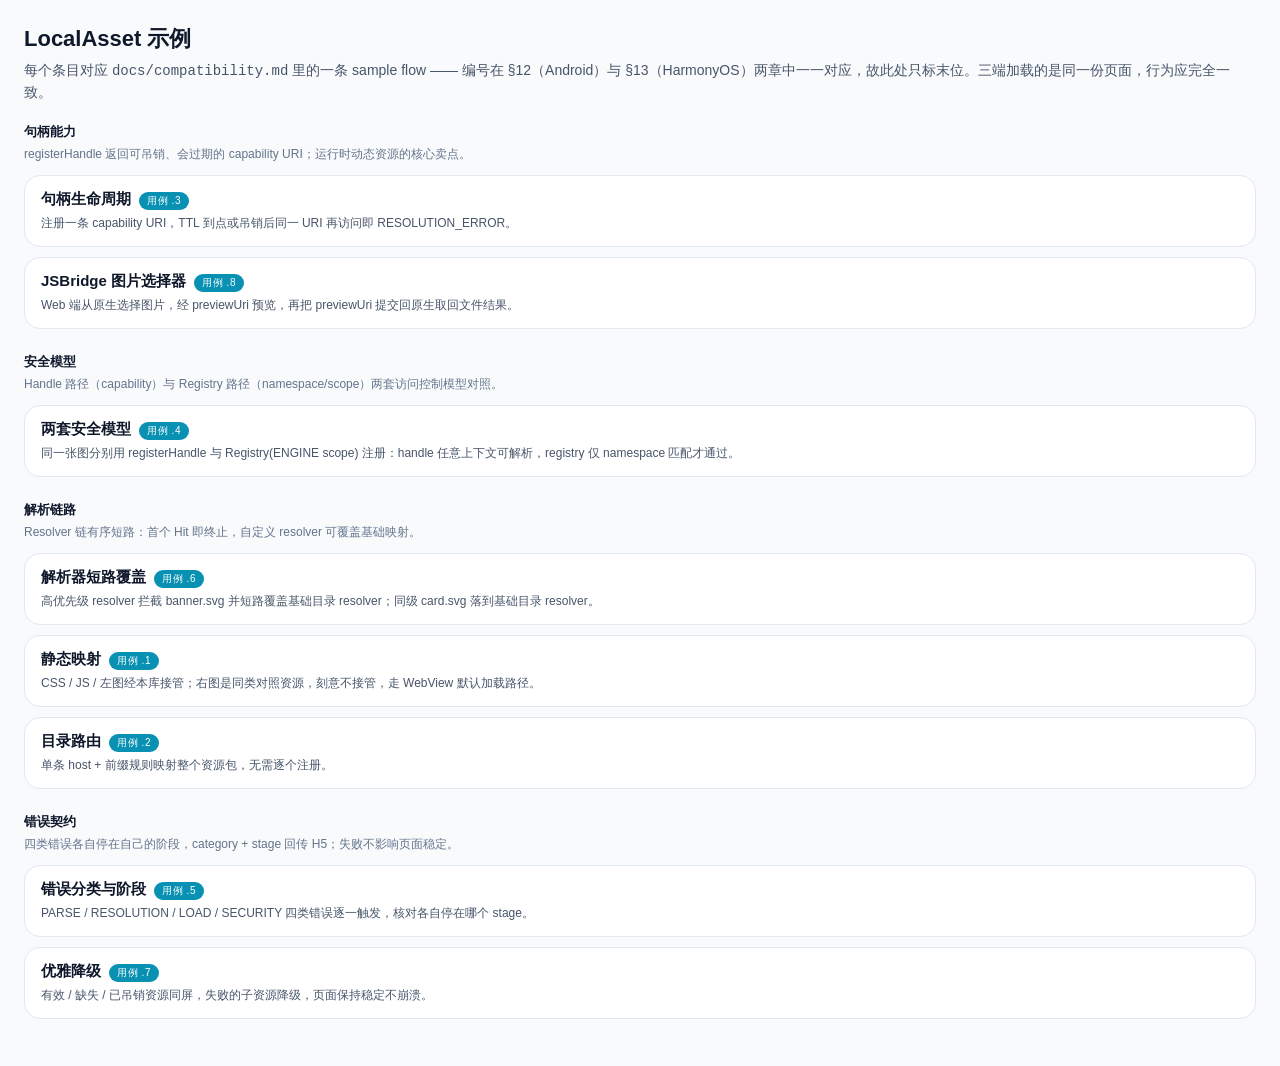
<file: shared/demo/pages/index.html>
<!doctype html>
<html lang="zh">
<head>
  <meta charset="utf-8">
  <meta name="viewport" content="width=device-width, initial-scale=1">
  <title>LocalAsset 示例</title>
  <!--
    首页刻意**不引用任何 local-asset:// 资源**，全部样式内联。

    其余 8 个页面里的 CSS（static/styles.css、pkg/home.css、base/layout.css）本身就是
    被演示的负载 —— 它们要经引擎拦截才加载得到。首页是进入演示的入口，若它也依赖
    引擎，一旦引擎配置出问题，用户看到的就是一片白屏而非一个能用的列表，连"哪个场景
    坏了"都无从点起。这条依赖必须保持为零。
  -->
  <style>
    /*
      与 _ui.css 等价的页面级横滑守卫，此处刻意重复。

      本页不引用任何外部资源（理由见上方 head 注释：引擎配置出问题时它仍须
      是一个可用的入口列表），因此不能 <link> _ui.css。改动其中一处时请同步
      另一处。
    */
    *, *::before, *::after { box-sizing: border-box; }
    html, body { max-width: 100%; overflow-x: hidden; }
    body { overflow-wrap: anywhere; }
    img { max-width: 100%; }

    body { margin: 0; font-family: sans-serif; background: #f8fafc; color: #0f172a; }
    .page { padding: 24px; }
    h1 { font-size: 22px; margin: 0 0 6px; }
    .lede { margin: 0 0 20px; color: #475569; line-height: 1.5; font-size: 14px; }
    .group { margin-bottom: 24px; }
    .group-title { font-size: 13px; font-weight: 600; color: #0f172a; margin: 0 0 4px; }
    .group-summary { font-size: 12px; color: #64748b; line-height: 1.5; margin: 0 0 12px; }
    .card {
      display: block; text-decoration: none; color: inherit;
      background: white; border: 1px solid #e2e8f0; border-radius: 16px;
      padding: 14px 16px; margin-bottom: 10px;
    }
    .card:active { background: #f1f5f9; }
    .card-head { display: flex; align-items: baseline; gap: 8px; margin-bottom: 4px; }
    .card-title { font-size: 15px; font-weight: 600; }
    .spec { font-size: 10px; letter-spacing: 0.06em; color: white; background: #0891b2; border-radius: 999px; padding: 2px 8px; }
    .card-summary { font-size: 12px; color: #475569; line-height: 1.5; margin: 0; }
  </style>
</head>
<body>
  <div class="page">
    <h1>LocalAsset 示例</h1>
    <p class="lede">每个条目对应 <code>docs/compatibility.md</code> 里的一条 sample flow —— 编号在 §12（Android）与 §13（HarmonyOS）两章中一一对应，故此处只标末位。三端加载的是同一份页面，行为应完全一致。</p>

    <div class="group">
      <p class="group-title">句柄能力</p>
      <p class="group-summary">registerHandle 返回可吊销、会过期的 capability URI；运行时动态资源的核心卖点。</p>
      <a class="card" href="handle-lifecycle.html">
        <span class="card-head"><span class="card-title">句柄生命周期</span><span class="spec">用例 .3</span></span>
        <p class="card-summary">注册一条 capability URI，TTL 到点或吊销后同一 URI 再访问即 RESOLUTION_ERROR。</p>
      </a>
      <a class="card" href="jsbridge-image-picker.html">
        <span class="card-head"><span class="card-title">JSBridge 图片选择器</span><span class="spec">用例 .8</span></span>
        <p class="card-summary">Web 端从原生选择图片，经 previewUri 预览，再把 previewUri 提交回原生取回文件结果。</p>
      </a>
    </div>

    <div class="group">
      <p class="group-title">安全模型</p>
      <p class="group-summary">Handle 路径（capability）与 Registry 路径（namespace/scope）两套访问控制模型对照。</p>
      <a class="card" href="security-models.html">
        <span class="card-head"><span class="card-title">两套安全模型</span><span class="spec">用例 .4</span></span>
        <p class="card-summary">同一张图分别用 registerHandle 与 Registry(ENGINE scope) 注册：handle 任意上下文可解析，registry 仅 namespace 匹配才通过。</p>
      </a>
    </div>

    <div class="group">
      <p class="group-title">解析链路</p>
      <p class="group-summary">Resolver 链有序短路：首个 Hit 即终止，自定义 resolver 可覆盖基础映射。</p>
      <a class="card" href="resolver-chain.html">
        <span class="card-head"><span class="card-title">解析器短路覆盖</span><span class="spec">用例 .6</span></span>
        <p class="card-summary">高优先级 resolver 拦截 banner.svg 并短路覆盖基础目录 resolver；同级 card.svg 落到基础目录 resolver。</p>
      </a>
      <a class="card" href="static-mapping.html">
        <span class="card-head"><span class="card-title">静态映射</span><span class="spec">用例 .1</span></span>
        <p class="card-summary">CSS / JS / 左图经本库接管；右图是同类对照资源，刻意不接管，走 WebView 默认加载路径。</p>
      </a>
      <a class="card" href="directory-routing.html">
        <span class="card-head"><span class="card-title">目录路由</span><span class="spec">用例 .2</span></span>
        <p class="card-summary">单条 host + 前缀规则映射整个资源包，无需逐个注册。</p>
      </a>
    </div>

    <div class="group">
      <p class="group-title">错误契约</p>
      <p class="group-summary">四类错误各自停在自己的阶段，category + stage 回传 H5；失败不影响页面稳定。</p>
      <a class="card" href="error-categories.html">
        <span class="card-head"><span class="card-title">错误分类与阶段</span><span class="spec">用例 .5</span></span>
        <p class="card-summary">PARSE / RESOLUTION / LOAD / SECURITY 四类错误逐一触发，核对各自停在哪个 stage。</p>
      </a>
      <a class="card" href="graceful-degradation.html">
        <span class="card-head"><span class="card-title">优雅降级</span><span class="spec">用例 .7</span></span>
        <p class="card-summary">有效 / 缺失 / 已吊销资源同屏，失败的子资源降级，页面保持稳定不崩溃。</p>
      </a>
    </div>
  </div>
</body>
</html>
</file>
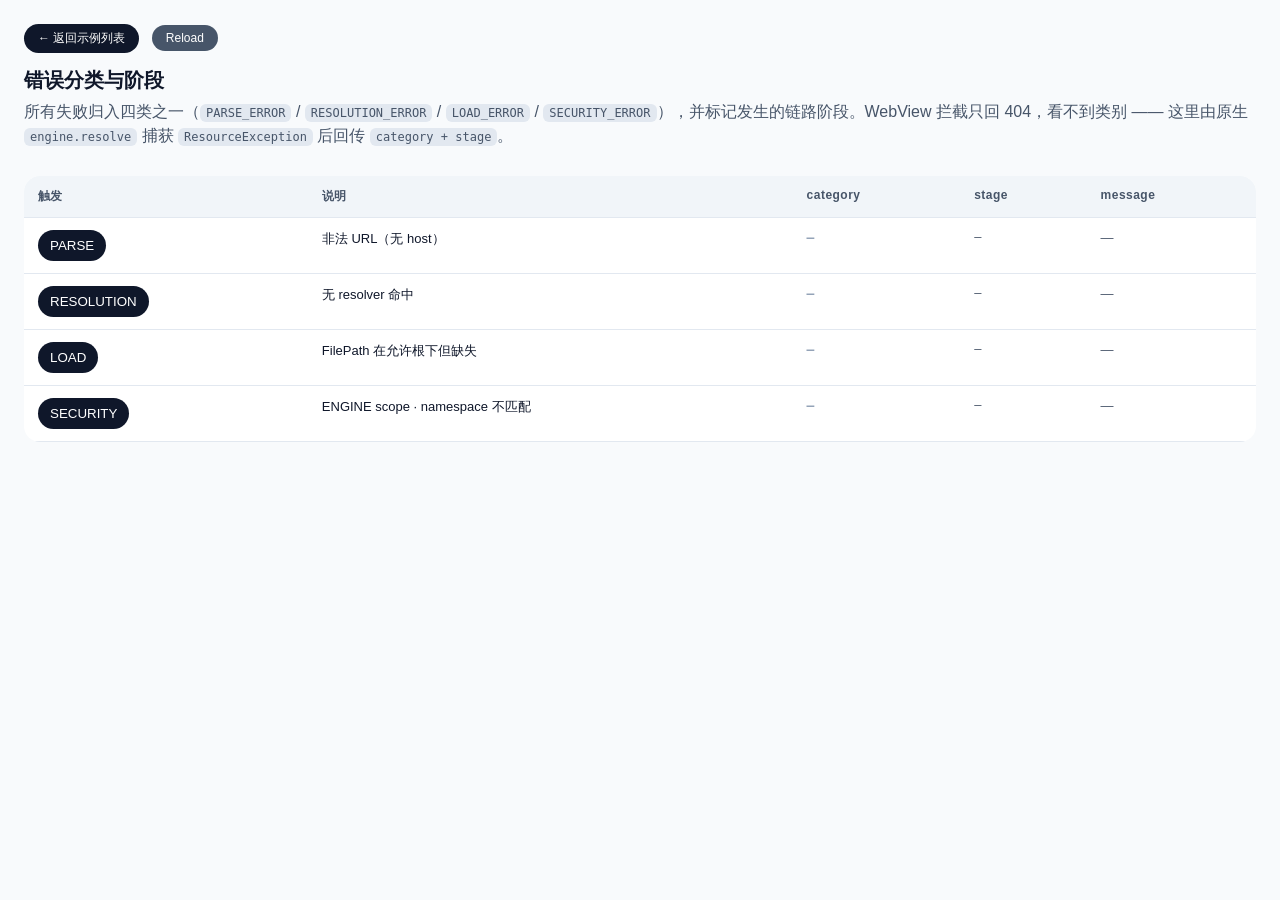
<file: shared/demo/pages/error-categories.html>
<!doctype html>
<html lang="zh">
<head>
  <meta charset="utf-8">
  <meta name="viewport" content="width=device-width, initial-scale=1">
  <title>错误分类</title>
  <link rel="stylesheet" href="_ui.css">
  <style>
    body { margin: 0; font-family: sans-serif; background: #f8fafc; color: #0f172a; }
    .page { padding: 24px; }
    h1 { font-size: 20px; margin: 0 0 6px; }
    .lede { margin: 0 0 16px; color: #475569; line-height: 1.5; }
    code { background: #e2e8f0; padding: 2px 6px; border-radius: 6px; font-size: 12px; word-break: break-all; }
    table { width: 100%; border-collapse: collapse; margin-top: 12px; background: white; border-radius: 16px; overflow: hidden; }
    th, td { padding: 12px 14px; text-align: left; font-size: 13px; border-bottom: 1px solid #e2e8f0; vertical-align: top; }
    th { background: #f1f5f9; font-size: 12px; letter-spacing: 0.04em; color: #475569; }
    td.cat { font-family: ui-monospace, monospace; font-weight: 600; white-space: nowrap; }
    .PARSE_ERROR { color: #db2777; }
    .RESOLUTION_ERROR { color: #2563eb; }
    .LOAD_ERROR { color: #d97706; }
    .SECURITY_ERROR { color: #dc2626; }
    button { padding: 8px 12px; border: none; border-radius: 999px; background: #0f172a; color: white; }
    .stage { font-family: ui-monospace, monospace; font-size: 12px; color: #475569; white-space: nowrap; }
    .msg { color: #475569; }
    .pending { color: #94a3b8; }

    /*
      本页是「元素内横滚」的唯一例外。五列表格硬折行会毁掉 category 与 stage
      的横向对照可读性 —— 而这正是本页要演示的东西。页面自身仍由 _ui.css
      的 overflow-x: hidden 守住，不动。

      min-width 必需：只给 overflow-x: auto 而不给最小宽度，表格会被压到
      容器 100% 宽后逐字折行，容器永远不产生滚动条，包了等于没包。
    */
    .scroll-x { overflow-x: auto; -webkit-overflow-scrolling: touch; }
    .scroll-x table { min-width: 560px; }
  </style>
</head>
<body>
  <div class="page">
    <a href="index.html" onclick="return goBack(event)" style="display:inline-block;margin-bottom:14px;padding:6px 14px;border-radius:999px;background:#0f172a;color:#fff;text-decoration:none;font-size:12px;font-family:sans-serif;">&#8592; 返回示例列表</a>
    <button type="button" onclick="location.reload()" style="margin-left:8px;padding:6px 14px;border-radius:999px;border:none;background:#475569;color:#fff;font-size:12px;font-family:sans-serif;">Reload</button>
    <h1>错误分类与阶段</h1>
    <p class="lede">所有失败归入四类之一（<code>PARSE_ERROR</code> / <code>RESOLUTION_ERROR</code> / <code>LOAD_ERROR</code> / <code>SECURITY_ERROR</code>），并标记发生的链路阶段。WebView 拦截只回 404，看不到类别 —— 这里由原生 <code>engine.resolve</code> 捕获 <code>ResourceException</code> 后回传 <code>category + stage</code>。</p>

    <div class="scroll-x">
      <table>
        <thead>
          <tr><th>触发</th><th>说明</th><th>category</th><th>stage</th><th>message</th></tr>
        </thead>
        <tbody>
          <tr>
            <td><button data-kind="parse">PARSE</button></td>
            <td>非法 URL（无 host）</td>
            <td class="cat pending" id="cat-parse">—</td>
            <td class="stage" id="stage-parse">—</td>
            <td class="msg" id="msg-parse">—</td>
          </tr>
          <tr>
            <td><button data-kind="resolution">RESOLUTION</button></td>
            <td>无 resolver 命中</td>
            <td class="cat pending" id="cat-resolution">—</td>
            <td class="stage" id="stage-resolution">—</td>
            <td class="msg" id="msg-resolution">—</td>
          </tr>
          <tr>
            <td><button data-kind="load">LOAD</button></td>
            <td>FilePath 在允许根下但缺失</td>
            <td class="cat pending" id="cat-load">—</td>
            <td class="stage" id="stage-load">—</td>
            <td class="msg" id="msg-load">—</td>
          </tr>
          <tr>
            <td><button data-kind="security">SECURITY</button></td>
            <td>ENGINE scope · namespace 不匹配</td>
            <td class="cat pending" id="cat-security">—</td>
            <td class="stage" id="stage-security">—</td>
            <td class="msg" id="msg-security">—</td>
          </tr>
        </tbody>
      </table>
    </div>
  </div>

  <script>
    // 返回链接与系统返回键走同一条路径。
    //
    // 若用默认的 <a href="index.html"> 跳转，会**新增**一条历史记录而不是后退，
    // 于是"首页 → 详情 → 点链接回首页 → 按系统返回"又回到详情页。改用
    // history.back() 后历史栈不再增长，两种返回方式行为一致。
    //
    // 兜底分支应对直接深链进入、历史里没有上一条的情况；此时 href 的默认跳转生效。
    function goBack(event) {
      if (history.length > 1) {
        event.preventDefault();
        history.back();
        return false;
      }
      return true;
    }
  </script>

  <script>
    window.LocalAssetSampleNative = {
      onResult(payload) {
        const kind = payload.kind;
        const r = payload.result;
        const cat = document.getElementById(`cat-${kind}`);
        const stage = document.getElementById(`stage-${kind}`);
        const msg = document.getElementById(`msg-${kind}`);
        cat.textContent = r.category;
        cat.className = `cat ${r.category}`;
        stage.textContent = r.stage ?? "—";
        msg.textContent = r.message ?? "—";
      },
    };

    document.querySelectorAll("button[data-kind]").forEach((btn) => {
      btn.addEventListener("click", () => {
        NativeSampleBridge.trigger(btn.dataset.kind);
      });
    });
  </script>
</body>
</html>
</file>
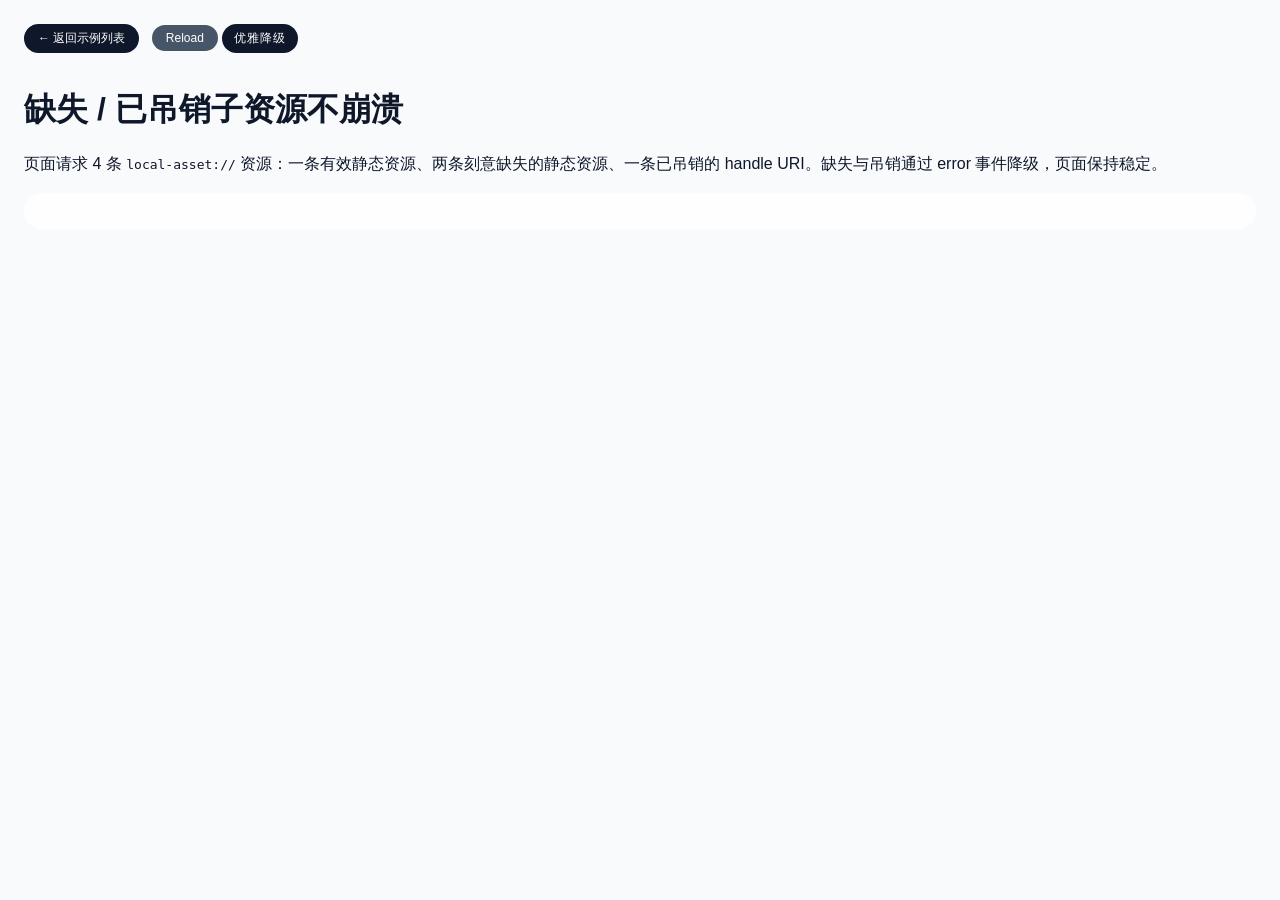
<file: shared/demo/pages/graceful-degradation.html>
<!doctype html>
<html lang="zh">
<head>
  <meta charset="utf-8">
  <meta name="viewport" content="width=device-width, initial-scale=1">
  <title>优雅降级</title>
  <link rel="stylesheet" href="_ui.css">
  <style>
    body { margin: 0; font-family: sans-serif; background: #f8fafc; color: #0f172a; }
    .page { padding: 24px; }
    .pill { display: inline-block; padding: 6px 12px; border-radius: 999px; background: #0f172a; color: white; font-size: 12px; letter-spacing: 0.08em; text-transform: uppercase; }
    .panel { margin-top: 18px; padding: 18px; border-radius: 20px; background: rgba(255,255,255,0.85); }
    .row { display: flex; align-items: center; gap: 14px; padding: 12px 0; border-bottom: 1px solid #e2e8f0; }
    .row:last-child { border-bottom: none; }
    .row img { width: 64px; height: 64px; border-radius: 10px; background: #e2e8f0; }
    .row .meta { flex: 1; }
    .row .name { font-weight: 600; }
    .row .url { font-size: 12px; color: #64748b; word-break: break-all; }
    .row .state { font-size: 13px; padding: 4px 10px; border-radius: 999px; }
    .state.loaded { background: #dcfce7; color: #166534; }
    .state.degraded { background: #fef9c3; color: #854d0e; }
    .state.revoked { background: #fee2e2; color: #991b1b; }
    code { word-break: break-all; }
  </style>
</head>
<body>
  <div class="page">
    <a href="index.html" onclick="return goBack(event)" style="display:inline-block;margin-bottom:14px;padding:6px 14px;border-radius:999px;background:#0f172a;color:#fff;text-decoration:none;font-size:12px;font-family:sans-serif;">&#8592; 返回示例列表</a>
    <button type="button" onclick="location.reload()" style="margin-left:8px;padding:6px 14px;border-radius:999px;border:none;background:#475569;color:#fff;font-size:12px;font-family:sans-serif;">Reload</button>
    <span class="pill">优雅降级</span>
    <h1>缺失 / 已吊销子资源不崩溃</h1>
    <p>页面请求 4 条 <code>local-asset://</code> 资源：一条有效静态资源、两条刻意缺失的静态资源、一条已吊销的 handle URI。缺失与吊销通过 error 事件降级，页面保持稳定。</p>
    <div class="panel" id="panel"></div>
  </div>
  <script>
    // 返回链接与系统返回键走同一条路径。
    //
    // 若用默认的 <a href="index.html"> 跳转，会**新增**一条历史记录而不是后退，
    // 于是"首页 → 详情 → 点链接回首页 → 按系统返回"又回到详情页。改用
    // history.back() 后历史栈不再增长，两种返回方式行为一致。
    //
    // 兜底分支应对直接深链进入、历史里没有上一条的情况；此时 href 的默认跳转生效。
    function goBack(event) {
      if (history.length > 1) {
        event.preventDefault();
        history.back();
        return false;
      }
      return true;
    }
  </script>
  <script>
    const revokedUri = window.LocalAssetSampleBridge.getRevokedHandleUri();
    const cases = [
      { name: "有效静态资源", url: "local-asset://resilient.demo.local/static/images/logo.svg", stateClass: "loaded" },
      { name: "缺失图片", url: "local-asset://resilient.demo.local/static/missing.svg", stateClass: "degraded" },
      { name: "缺失样式表", url: "local-asset://resilient.demo.local/static/missing.css", stateClass: "degraded" },
      { name: "已吊销 handle URI", url: revokedUri, stateClass: "revoked" },
    ];

    const panel = document.getElementById("panel");
    cases.forEach((c) => {
      const row = document.createElement("div");
      row.className = "row";
      const img = document.createElement("img");
      const meta = document.createElement("div");
      meta.className = "meta";
      const name = document.createElement("div");
      name.className = "name";
      name.textContent = c.name;
      const url = document.createElement("div");
      url.className = "url";
      url.textContent = c.url;
      meta.append(name, url);
      const state = document.createElement("span");
      state.className = "state " + c.stateClass;
      state.textContent = "等待…";
      row.append(img, meta, state);
      panel.append(row);

      const onOk = () => { state.textContent = "已加载"; console.log("[LocalAssetSample] loaded", c.url); };
      const onErr = () => {
        state.textContent = c.name.includes("吊销") ? "已吊销，已降级" : "缺失，已降级";
        console.log("[LocalAssetSample] degraded", c.url);
      };
      img.addEventListener("load", onOk);
      img.addEventListener("error", onErr);
      img.src = c.url;
    });

    // Missing stylesheet — log its fallback separately (no img).
    const missingCss = document.createElement("link");
    missingCss.rel = "stylesheet";
    missingCss.href = "local-asset://resilient.demo.local/static/missing.css";
    missingCss.addEventListener("error", () => console.log("[LocalAssetSample] missing stylesheet fell back"));
    document.head.appendChild(missingCss);
  </script>
</body>
</html>
</file>
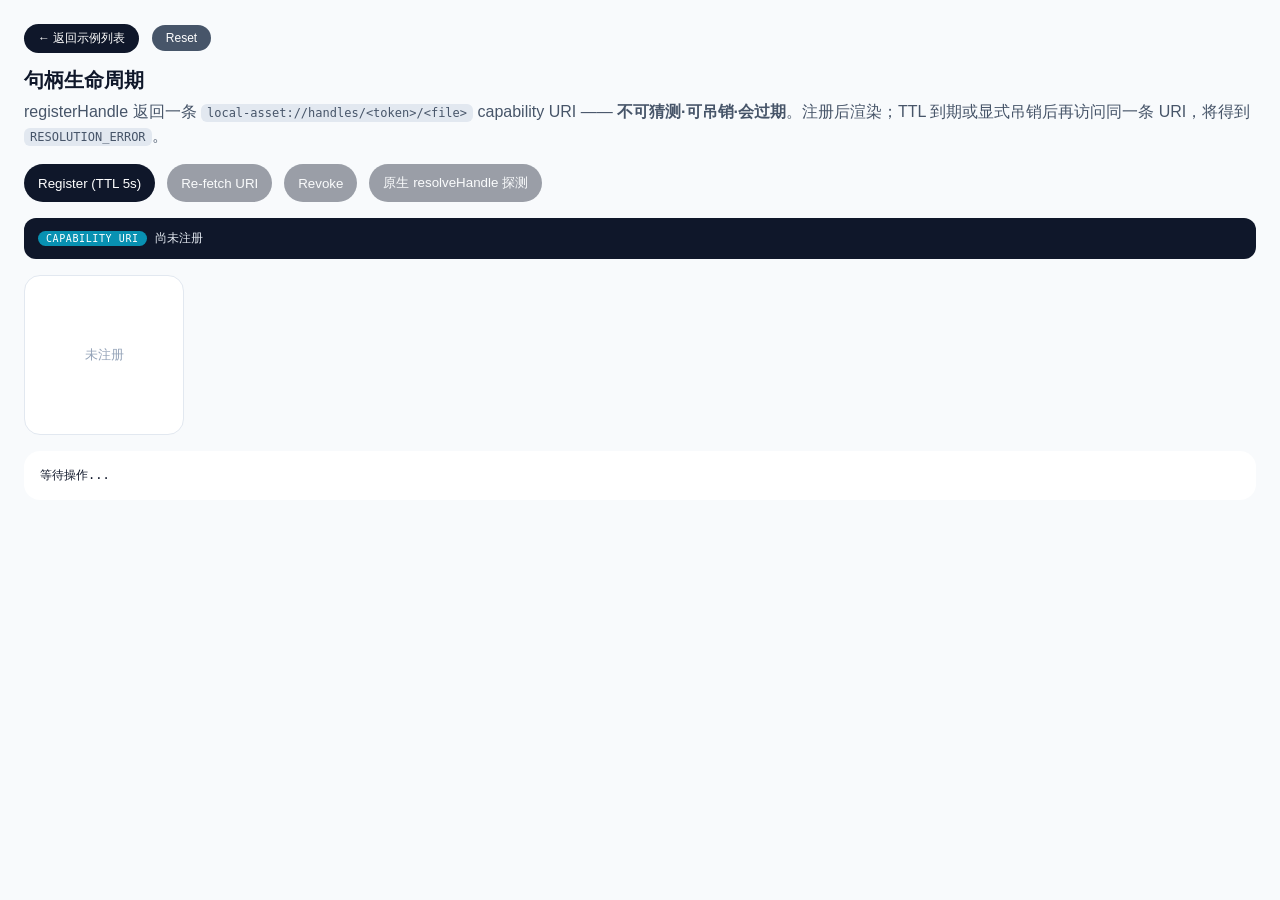
<file: shared/demo/pages/handle-lifecycle.html>
<!doctype html>
<html lang="zh">
<head>
  <meta charset="utf-8">
  <meta name="viewport" content="width=device-width, initial-scale=1">
  <title>句柄生命周期</title>
  <link rel="stylesheet" href="_ui.css">
  <style>
    body { margin: 0; font-family: sans-serif; background: #f8fafc; color: #0f172a; }
    .page { padding: 24px; }
    h1 { font-size: 20px; margin: 0 0 6px; }
    .lede { margin: 0 0 16px; color: #475569; line-height: 1.5; }
    code { background: #e2e8f0; padding: 2px 6px; border-radius: 6px; font-size: 12px; word-break: break-all; }
    .actions { display: flex; gap: 12px; margin: 16px 0; flex-wrap: wrap; }
    button { padding: 10px 14px; border: none; border-radius: 999px; background: #0f172a; color: white; }
    button:disabled { opacity: 0.4; }
    .uri-box { margin: 16px 0; padding: 12px 14px; border-radius: 12px; background: #0f172a; color: #e2e8f0; font-family: ui-monospace, monospace; font-size: 12px; word-break: break-all; min-height: 20px; }
    .uri-box .tag { display: inline-block; margin-right: 8px; padding: 2px 8px; border-radius: 999px; background: #0891b2; color: white; font-size: 10px; letter-spacing: 0.06em; }
    .preview { width: 160px; height: 160px; border-radius: 16px; background: white; display: flex; align-items: center; justify-content: center; overflow: hidden; border: 1px solid #e2e8f0; }
    .preview img { width: 100%; height: 100%; object-fit: contain; }
    .preview .empty { color: #94a3b8; font-size: 13px; }
    .countdown { margin: 12px 0; font-size: 13px; color: #334155; }
    .countdown strong { font-variant-numeric: tabular-nums; }
    pre { white-space: pre-wrap; word-break: break-word; margin-top: 16px; padding: 16px; border-radius: 16px; background: white; font-size: 12px; max-height: 280px; overflow: auto; }
    .ok { color: #16a34a; }
    .err { color: #dc2626; }
  </style>
</head>
<body>
  <div class="page">
    <a href="index.html" onclick="return goBack(event)" style="display:inline-block;margin-bottom:14px;padding:6px 14px;border-radius:999px;background:#0f172a;color:#fff;text-decoration:none;font-size:12px;font-family:sans-serif;">&#8592; 返回示例列表</a>
    <button type="button" onclick="window.NativeSampleBridge.resetSession()" style="margin-left:8px;padding:6px 14px;border-radius:999px;border:none;background:#475569;color:#fff;font-size:12px;font-family:sans-serif;">Reset</button>
    <h1>句柄生命周期</h1>
    <p class="lede">registerHandle 返回一条 <code>local-asset://handles/&lt;token&gt;/&lt;file&gt;</code> capability URI —— <strong>不可猜测·可吊销·会过期</strong>。注册后渲染；TTL 到期或显式吊销后再访问同一条 URI，将得到 <code>RESOLUTION_ERROR</code>。</p>

    <div class="actions">
      <button id="registerBtn">Register (TTL 5s)</button>
      <button id="refetchBtn" disabled>Re-fetch URI</button>
      <button id="revokeBtn" disabled>Revoke</button>
      <button id="probeBtn" disabled>原生 resolveHandle 探测</button>
    </div>

    <div class="uri-box" id="uriBox"><span class="tag">CAPABILITY URI</span>尚未注册</div>

    <div class="preview" id="preview"><span class="empty">未注册</span></div>
    <div class="countdown" id="countdown"></div>

    <pre id="log">等待操作...</pre>
  </div>

  <script>
    // 返回链接与系统返回键走同一条路径。
    //
    // 若用默认的 <a href="index.html"> 跳转，会**新增**一条历史记录而不是后退，
    // 于是"首页 → 详情 → 点链接回首页 → 按系统返回"又回到详情页。改用
    // history.back() 后历史栈不再增长，两种返回方式行为一致。
    //
    // 兜底分支应对直接深链进入、历史里没有上一条的情况；此时 href 的默认跳转生效。
    function goBack(event) {
      if (history.length > 1) {
        event.preventDefault();
        history.back();
        return false;
      }
      return true;
    }
  </script>

  <script>
    const registerBtn = document.getElementById("registerBtn");
    const refetchBtn = document.getElementById("refetchBtn");
    const revokeBtn = document.getElementById("revokeBtn");
    const probeBtn = document.getElementById("probeBtn");
    const uriBox = document.getElementById("uriBox");
    const preview = document.getElementById("preview");
    const countdownEl = document.getElementById("countdown");
    const logEl = document.getElementById("log");

    let handleUri = null;
    let ttlSeconds = 5;
    let expireAt = 0;
    let revoked = false;
    let countdownTimer = null;

    // Native injects window.NativeSampleBridge.{registerHandle, revokeHandle, probeResolveHandle};
    // the page supplies the callback side.
    window.LocalAssetSampleNative = {
      onRegister(payload) {
        handleUri = payload.uri;
        revoked = false;
        expireAt = Date.now() + ttlSeconds * 1000;
        uriBox.innerHTML = `<span class="tag">CAPABILITY URI</span>${handleUri}`;
        log(`registered handle → ${handleUri}`);
        render();
        startCountdown();
        refetchBtn.disabled = false;
        revokeBtn.disabled = false;
        probeBtn.disabled = false;
      },
      onRevoke() {
        revoked = true;
        stopCountdown();
        log(`revoked → ${handleUri}`);
        render();
      },
      onProbe(payload) {
        if (payload.ok) {
          log(`probe resolveHandle → OK (still resolvable)`, "ok");
        } else {
          log(`probe resolveHandle → ${payload.category} / ${payload.stage ?? "-"}：${payload.message}`, "err");
        }
      },
    };

    function render() {
      if (!handleUri) return;
      // Append a cache-bust query so every re-fetch is a distinct URL. WKWebView otherwise serves
      // the first response from its in-memory image cache on same-URL re-load and never re-invokes
      // the scheme handler — so an expired/revoked handle would still "render ok". The reserved
      // `_la_cb` param is stripped at handle lookup, so the capability identity is unchanged.
      const src = `${handleUri}?_la_cb=${Date.now()}`;
      preview.innerHTML = `<img id="handleImg" src="${src}" alt="handle resource">`;
      const img = document.getElementById("handleImg");
      img.addEventListener("load", () => log(`re-fetch → rendered (${revoked ? "unexpected" : "ok"})`, revoked ? "err" : "ok"));
      img.addEventListener("error", () => log(`re-fetch → URI 不再解析（${revoked ? "已吊销" : "已过期"}）→ RESOLUTION_ERROR`, "err"));
    }

    function startCountdown() {
      stopCountdown();
      countdownTimer = setInterval(() => {
        const remain = Math.max(0, Math.round((expireAt - Date.now()) / 1000));
        countdownEl.innerHTML = `TTL 倒计时：<strong>${remain}s</strong>`;
        if (remain <= 0) {
          stopCountdown();
          countdownEl.innerHTML = `TTL 已过期 —— 自动 re-fetch 验证 URI 失效`;
          log("TTL 到期，自动 re-fetch...");
          if (!revoked) render();
        }
      }, 250);
    }

    function stopCountdown() {
      if (countdownTimer) { clearInterval(countdownTimer); countdownTimer = null; }
    }

    function log(msg, cls) {
      const line = document.createElement("div");
      line.className = cls ?? "";
      line.textContent = `[${new Date().toLocaleTimeString()}] ${msg}`;
      logEl.prepend(line);
    }

    registerBtn.addEventListener("click", () => {
      log(`registerHandle(ttl=${ttlSeconds}s)...`);
      NativeSampleBridge.registerHandle(ttlSeconds);
    });
    refetchBtn.addEventListener("click", () => {
      if (!handleUri) return;
      log("manual re-fetch...");
      render();
    });
    revokeBtn.addEventListener("click", () => {
      if (!handleUri) return;
      log("revokeHandle...");
      NativeSampleBridge.revokeHandle(handleUri);
    });
    probeBtn.addEventListener("click", () => {
      if (!handleUri) return;
      log("probe resolveHandle...");
      NativeSampleBridge.probeResolveHandle(handleUri);
    });
  </script>
</body>
</html>
</file>
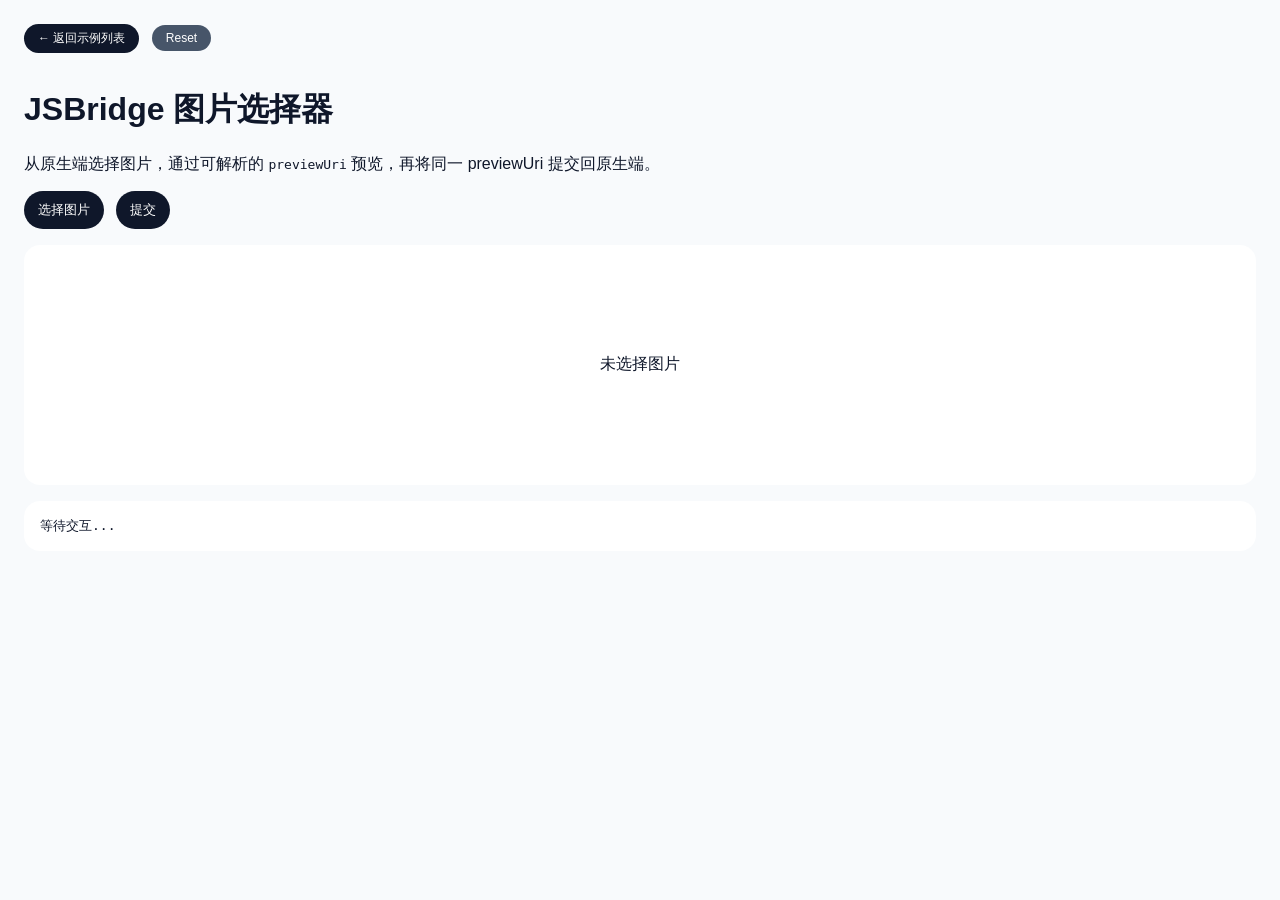
<file: shared/demo/pages/jsbridge-image-picker.html>
<!doctype html>
<html lang="zh">
<head>
  <meta charset="utf-8">
  <meta name="viewport" content="width=device-width, initial-scale=1">
  <title>JSBridge 图片选择器</title>
  <link rel="stylesheet" href="_ui.css">
  <style>
    body { margin: 0; font-family: sans-serif; background: #f8fafc; color: #0f172a; }
    .page { padding: 24px; }
    .actions { display: flex; gap: 12px; margin: 16px 0; flex-wrap: wrap; }
    button { padding: 10px 14px; border: none; border-radius: 999px; background: #0f172a; color: white; }
    .preview { width: 100%; min-height: 240px; border-radius: 16px; background: white; display: flex; align-items: center; justify-content: center; overflow: hidden; }
    .preview img { max-width: 100%; max-height: 360px; object-fit: contain; }
    pre { white-space: pre-wrap; word-break: break-word; margin-top: 16px; padding: 16px; border-radius: 16px; background: white; }
  </style>
</head>
<body>
  <div class="page">
    <a href="index.html" onclick="return goBack(event)" style="display:inline-block;margin-bottom:14px;padding:6px 14px;border-radius:999px;background:#0f172a;color:#fff;text-decoration:none;font-size:12px;font-family:sans-serif;">&#8592; 返回示例列表</a>
    <button type="button" onclick="window.NativeSampleBridge.resetSession()" style="margin-left:8px;padding:6px 14px;border-radius:999px;border:none;background:#475569;color:#fff;font-size:12px;font-family:sans-serif;">Reset</button>
    <h1>JSBridge 图片选择器</h1>
    <p>从原生端选择图片，通过可解析的 <code>previewUri</code> 预览，再将同一 previewUri 提交回原生端。</p>
    <div class="actions">
      <button id="chooseBtn">选择图片</button>
      <button id="submitBtn" disabled>提交</button>
    </div>
    <div class="preview" id="previewContainer">未选择图片</div>
    <pre id="result">等待交互...</pre>
  </div>
  <script>
    // 返回链接与系统返回键走同一条路径。
    //
    // 若用默认的 <a href="index.html"> 跳转，会**新增**一条历史记录而不是后退，
    // 于是"首页 → 详情 → 点链接回首页 → 按系统返回"又回到详情页。改用
    // history.back() 后历史栈不再增长，两种返回方式行为一致。
    //
    // 兜底分支应对直接深链进入、历史里没有上一条的情况；此时 href 的默认跳转生效。
    function goBack(event) {
      if (history.length > 1) {
        event.preventDefault();
        history.back();
        return false;
      }
      return true;
    }
  </script>
  <script>
    const previewContainer = document.getElementById("previewContainer");
    const result = document.getElementById("result");
    const submitBtn = document.getElementById("submitBtn");
    let currentSelection = null;

    window.LocalAssetSampleNative = {
      _chooseResolve: null,
      _chooseReject: null,
      _submitResolve: null,
      _submitReject: null,
      chooseImage() {
        console.log("[LocalAssetSample] chooseImage invoked");
        return new Promise((resolve, reject) => {
          this._chooseResolve = resolve;
          this._chooseReject = reject;
          NativeSampleBridge.chooseImage();
        });
      },
      submitImage(previewUri) {
        console.log("[LocalAssetSample] submitImage invoked", previewUri);
        return new Promise((resolve, reject) => {
          this._submitResolve = resolve;
          this._submitReject = reject;
          NativeSampleBridge.submitImage(previewUri);
        });
      },
      onChooseSuccess(payload) { this._chooseResolve && this._chooseResolve(payload); },
      onChooseError(message) { this._chooseReject && this._chooseReject(new Error(message)); },
      onSubmitSuccess(payload) { this._submitResolve && this._submitResolve(payload); },
      onSubmitError(message) { this._submitReject && this._submitReject(new Error(message)); }
    };

    document.getElementById("chooseBtn").addEventListener("click", async () => {
      try {
        const payload = await window.LocalAssetSampleNative.chooseImage();
        currentSelection = payload;
        submitBtn.disabled = false;
        previewContainer.innerHTML = `<img src="${payload.previewUri}" alt="${payload.fileName}">`;
        result.textContent = JSON.stringify(payload, null, 2);
        console.log("[LocalAssetSample] previewUri received", payload.previewUri);
      } catch (error) {
        result.textContent = String(error);
      }
    });

    document.getElementById("submitBtn").addEventListener("click", async () => {
      if (!currentSelection) return;
      try {
        const payload = await window.LocalAssetSampleNative.submitImage(currentSelection.previewUri);
        result.textContent = JSON.stringify(payload, null, 2);
        console.log("[LocalAssetSample] submitted previewUri", currentSelection.previewUri);
      } catch (error) {
        result.textContent = String(error);
      }
    });
  </script>
</body>
</html>
</file>
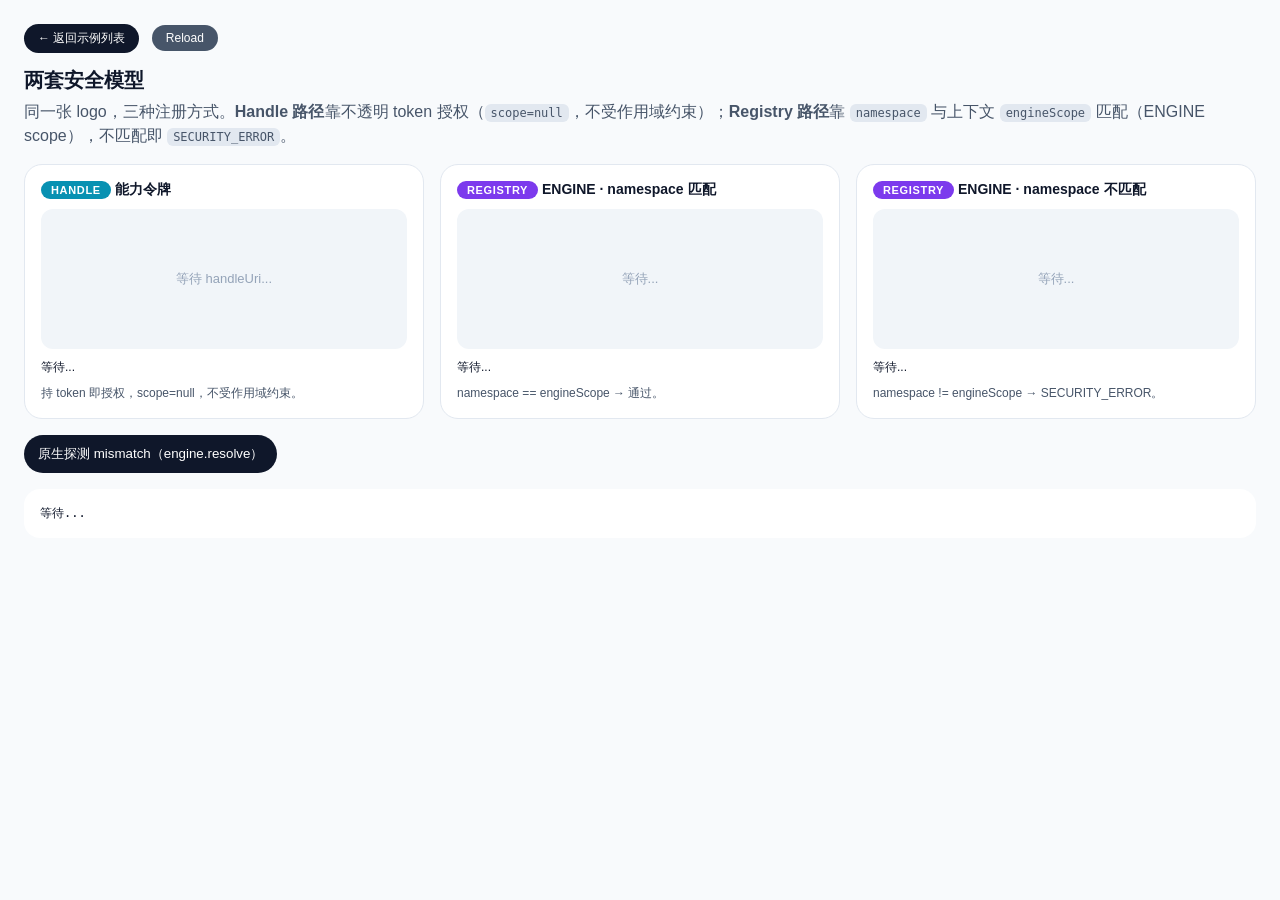
<file: shared/demo/pages/security-models.html>
<!doctype html>
<html lang="zh">
<head>
  <meta charset="utf-8">
  <meta name="viewport" content="width=device-width, initial-scale=1">
  <title>两套安全模型</title>
  <link rel="stylesheet" href="_ui.css">
  <style>
    body { margin: 0; font-family: sans-serif; background: #f8fafc; color: #0f172a; }
    .page { padding: 24px; }
    h1 { font-size: 20px; margin: 0 0 6px; }
    .lede { margin: 0 0 16px; color: #475569; line-height: 1.5; }
    code { background: #e2e8f0; padding: 2px 6px; border-radius: 6px; font-size: 12px; word-break: break-all; }
    .grid { display: grid; grid-template-columns: repeat(auto-fit, minmax(220px, 1fr)); gap: 16px; margin-top: 16px; }
    .col { padding: 16px; border-radius: 18px; background: white; border: 1px solid #e2e8f0; }
    .col h2 { font-size: 14px; margin: 0 0 8px; }
    .badge { display: inline-block; padding: 3px 10px; border-radius: 999px; font-size: 11px; letter-spacing: 0.06em; }
    .badge.cap { background: #0891b2; color: white; }
    .badge.reg { background: #7c3aed; color: white; }
    .img-box { width: 100%; height: 140px; border-radius: 12px; background: #f1f5f9; display: flex; align-items: center; justify-content: center; margin: 10px 0; overflow: hidden; }
    .img-box img { max-width: 100%; max-height: 100%; object-fit: contain; }
    .img-box .ph { color: #94a3b8; font-size: 13px; text-align: center; padding: 8px; }
    .status { font-size: 12px; min-height: 18px; }
    .ok { color: #16a34a; }
    .err { color: #dc2626; }
    .actions { margin: 16px 0; }
    button { padding: 10px 14px; border: none; border-radius: 999px; background: #0f172a; color: white; }
    pre { white-space: pre-wrap; word-break: break-word; margin-top: 16px; padding: 16px; border-radius: 16px; background: white; font-size: 12px; }
  </style>
</head>
<body>
  <div class="page">
    <a href="index.html" onclick="return goBack(event)" style="display:inline-block;margin-bottom:14px;padding:6px 14px;border-radius:999px;background:#0f172a;color:#fff;text-decoration:none;font-size:12px;font-family:sans-serif;">&#8592; 返回示例列表</a>
    <button type="button" onclick="location.reload()" style="margin-left:8px;padding:6px 14px;border-radius:999px;border:none;background:#475569;color:#fff;font-size:12px;font-family:sans-serif;">Reload</button>
    <h1>两套安全模型</h1>
    <p class="lede">同一张 logo，三种注册方式。<strong>Handle 路径</strong>靠不透明 token 授权（<code>scope=null</code>，不受作用域约束）；<strong>Registry 路径</strong>靠 <code>namespace</code> 与上下文 <code>engineScope</code> 匹配（ENGINE scope），不匹配即 <code>SECURITY_ERROR</code>。</p>

    <div class="grid">
      <div class="col">
        <h2><span class="badge cap">HANDLE</span> 能力令牌</h2>
        <div class="img-box" id="handleBox"><div class="ph">等待 handleUri...</div></div>
        <div class="status" id="handleStatus">等待...</div>
        <p style="font-size:12px;color:#475569;margin:8px 0 0">持 token 即授权，scope=null，不受作用域约束。</p>
      </div>

      <div class="col">
        <h2><span class="badge reg">REGISTRY</span> ENGINE · namespace 匹配</h2>
        <div class="img-box" id="matchedBox"><div class="ph">等待...</div></div>
        <div class="status" id="matchedStatus">等待...</div>
        <p style="font-size:12px;color:#475569;margin:8px 0 0">namespace == engineScope → 通过。</p>
      </div>

      <div class="col">
        <h2><span class="badge reg">REGISTRY</span> ENGINE · namespace 不匹配</h2>
        <div class="img-box" id="mismatchBox"><div class="ph">等待...</div></div>
        <div class="status" id="mismatchStatus">等待...</div>
        <p style="font-size:12px;color:#475569;margin:8px 0 0">namespace != engineScope → SECURITY_ERROR。</p>
      </div>
    </div>

    <div class="actions">
      <button id="probeBtn">原生探测 mismatch（engine.resolve）</button>
    </div>

    <pre id="log">等待...</pre>
  </div>

  <script>
    // 返回链接与系统返回键走同一条路径。
    //
    // 若用默认的 <a href="index.html"> 跳转，会**新增**一条历史记录而不是后退，
    // 于是"首页 → 详情 → 点链接回首页 → 按系统返回"又回到详情页。改用
    // history.back() 后历史栈不再增长，两种返回方式行为一致。
    //
    // 兜底分支应对直接深链进入、历史里没有上一条的情况；此时 href 的默认跳转生效。
    function goBack(event) {
      if (history.length > 1) {
        event.preventDefault();
        history.back();
        return false;
      }
      return true;
    }
  </script>

  <script>
    const MISMATCH_URL = "local-asset://security.demo.local/engine-mismatch";
    const MATCHED_URL = "local-asset://security.demo.local/engine-matched";
    const logEl = document.getElementById("log");

    window.LocalAssetSampleNative = {
      onHandleUri(uri) {
        const box = document.getElementById("handleBox");
        const status = document.getElementById("handleStatus");
        box.innerHTML = `<img src="${uri}" alt="handle">`;
        bindImg(box.querySelector("img"), status, "Handle 渲染成功（token 即授权）", "Handle 加载失败", "ok");
      },
      onProbe(payload) {
        if (payload.ok) {
          log(`probe → OK`, "ok");
        } else {
          log(`probe → ${payload.category} / ${payload.stage ?? "-"}：${payload.message}`, "err");
        }
      },
    };

    function bindImg(img, statusEl, okText, errText, okCls) {
      if (!img) return;
      img.addEventListener("load", () => { statusEl.textContent = okText; statusEl.className = "status " + (okCls ?? "ok"); });
      img.addEventListener("error", () => { statusEl.textContent = errText; statusEl.className = "status err"; });
    }

    window.addEventListener("DOMContentLoaded", () => {
      // Handle column: ask native for the pre-registered capability URI.
      NativeSampleBridge.getHandleUri();

      // Registry matched.
      const matchedBox = document.getElementById("matchedBox");
      matchedBox.innerHTML = `<img src="${MATCHED_URL}" alt="matched">`;
      bindImg(matchedBox.querySelector("img"), document.getElementById("matchedStatus"),
        "Registry 渲染成功（namespace == engineScope）", "Registry 加载失败", "ok");

      // Registry mismatch — expect SECURITY_ERROR → broken image.
      const mismatchBox = document.getElementById("mismatchBox");
      mismatchBox.innerHTML = `<img src="${MISMATCH_URL}" alt="mismatch">`;
      bindImg(mismatchBox.querySelector("img"), document.getElementById("mismatchStatus"),
        "意外：渲染成功", "SECURITY_ERROR → 拒绝渲染（namespace != engineScope）", "err");
    });

    function log(msg, cls) {
      const line = document.createElement("div");
      line.className = cls ?? "";
      line.textContent = `[${new Date().toLocaleTimeString()}] ${msg}`;
      logEl.prepend(line);
    }

    document.getElementById("probeBtn").addEventListener("click", () => {
      log(`engine.resolve("${MISMATCH_URL}")...`);
      NativeSampleBridge.probeResolve(MISMATCH_URL);
    });
  </script>
</body>
</html>
</file>
<file: shared/demo/pages/_ui.css>
/*
  demo 各页的页面级布局守卫。

  **本文件不是演示负载。** 它经普通相对路径（file:// / rawfile://）加载，
  不经过 local-asset 引擎。这一点与 static/styles.css、base/layout.css、
  pkg/home.css 相反 —— 那三个是被演示的资源，必须经引擎拦截才加载得到，
  页面里用 local-asset:// 引用。resolver-chain.html 等页面会同时出现两种
  <link>，看到时请按此区分。

  规则目标：页面自身永不横向滑动。内容过宽时要么就地换行，要么由该元素
  自己的容器横滚（见 error-categories.html 的 .scroll-x）。

  注意：index.html 刻意不引用本文件，而是内联了一份等价规则 —— 它必须在
  引擎配置出错时仍是一个可用的入口列表，故保持零外部依赖。改动本文件时
  请同步那一份。
*/

*, *::before, *::after { box-sizing: border-box; }

html, body {
  max-width: 100%;
  overflow-x: hidden;
}

/* 长不可断串（capability URI、handle token、错误 message）就地折行 */
body { overflow-wrap: anywhere; }

/*
  只设 max-width，不设 width。演示负载 CSS 设的是 width（96px / 120px / 160px），
  层叠上属性不同不冲突：窄屏时本条收缩图片，宽屏时负载的原尺寸不受影响。
  这让 pkg/home.css 的 2 列固定网格在窄屏也撑不破页面，无需改动负载本身。

  代价：只收缩 width 不动 height，宽高比会失真 —— 320px 下 directory-routing
  的 pkg-card 图片渲染为 96×120（原 120×120），约 330px 以下才出现。
  另一条路是改演示负载 CSS，但负载必须保持被演示的原样，故刻意不改，接受这个失真。
*/
img { max-width: 100%; }
</file>
